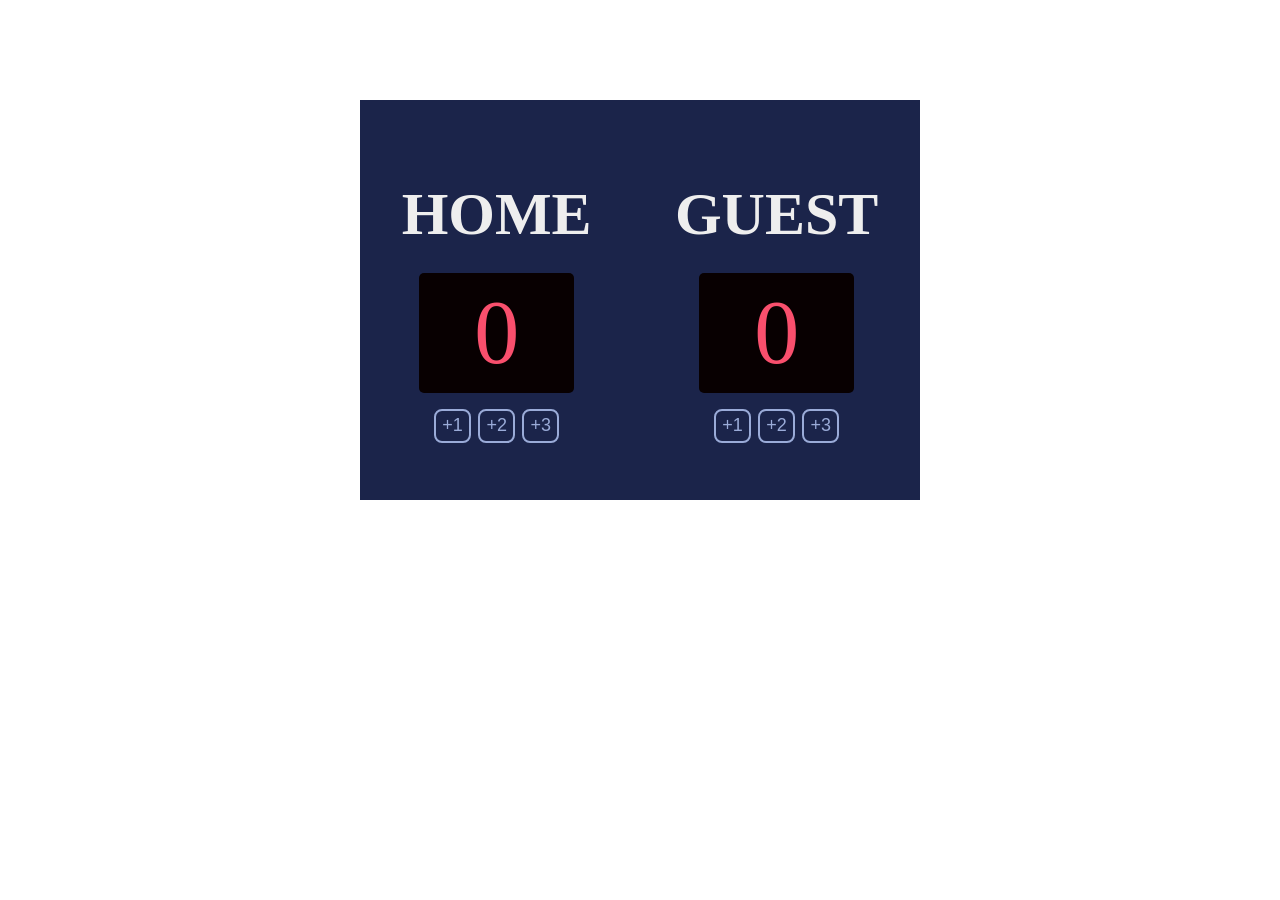
<file: basketball-scorer/index.html>
<!DOCTYPE html>
<html lang="en">
  <head>
    <meta charset="UTF-8" />
    <meta name="viewport" content="width=device-width, initial-scale=1.0" />
    <title>Document</title>
    <link rel="stylesheet" href="styles.css" />
  </head>
  <body>
    <div class="container">
      <div class="home">
        <h1>HOME</h1>
        <span class="span-bg">
          <h3 class="home-score"></h3>
        </span>
        <div class="btns">
          <button class="home-one">+1</button>
          <button class="home-two">+2</button>
          <button class="home-three">+3</button>
        </div>
      </div>
      <div class="home">
        <h1>GUEST</h1>
        <span class="span-bg">
          <h3 class="guest-score"></h3>
        </span>
        <div class="btns">
          <button class="guest-one">+1</button>
          <button class="guest-two">+2</button>
          <button class="guest-three">+3</button>
        </div>
      </div>
    </div>
    <script src="index.js"></script>
  </body>
</html>
</file>
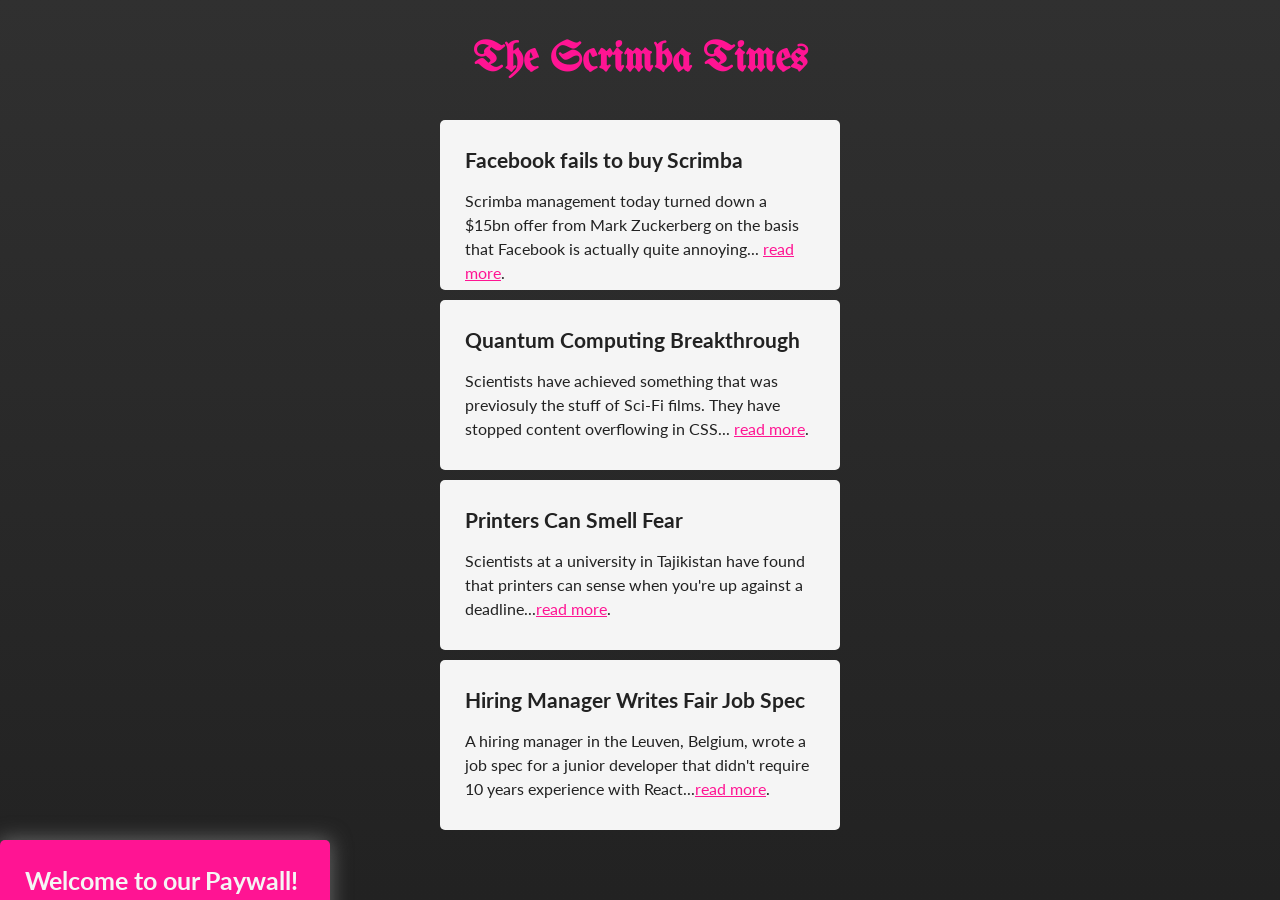
<file: co-working-space/index.html>
<html>

<head>
	<link rel="stylesheet" href="index.css">
    <link rel="preconnect" href="https://fonts.googleapis.com">
    <link rel="preconnect" href="https://fonts.gstatic.com" crossorigin>
    <link href="https://fonts.googleapis.com/css2?family=Lato:wght@400;700&family=UnifrakturMaguntia&display=swap" rel="stylesheet">
</head>

<body>
	<header>
		<h1>The Scrimba Times</h1>
	</header>
	<main>
		<article>
			<h2>Facebook fails to buy Scrimba</h2>
			Scrimba management today turned down a $15bn offer from Mark Zuckerberg on the basis that Facebook is actually quite annoying... <a href="/" class="read-more">read more</a>.
		</article>
        <article>
			<h2>Quantum Computing Breakthrough</h2>
			Scientists have achieved something that was previosuly the stuff of Sci-Fi films. They have stopped content overflowing in CSS... <a href="/" class="read-more">read more</a>.
		</article>
		<article>
			<h2>Printers Can Smell Fear</h2>
			Scientists at a university in Tajikistan have found that printers can sense when you're up against a deadline...<a href="/" class="read-more">read more</a>.
		</article>
        <article>
			<h2>Hiring Manager Writes Fair Job Spec</h2>
			A hiring manager in the Leuven, Belgium, wrote a job spec for a junior developer that didn't require 10 years experience with React...<a href="/" class="read-more">read more</a>.
		</article>
	</main>
	<div class="pop-up">
        <h2 class="paywall-heading">Welcome to our Paywall!</h2>
        <p>If you wanna read our content, you gotta pay our fee.</p>
        Click <a href="/">here</a> to sign up with a credit card.
    </div>
</body>

</html>
</file>
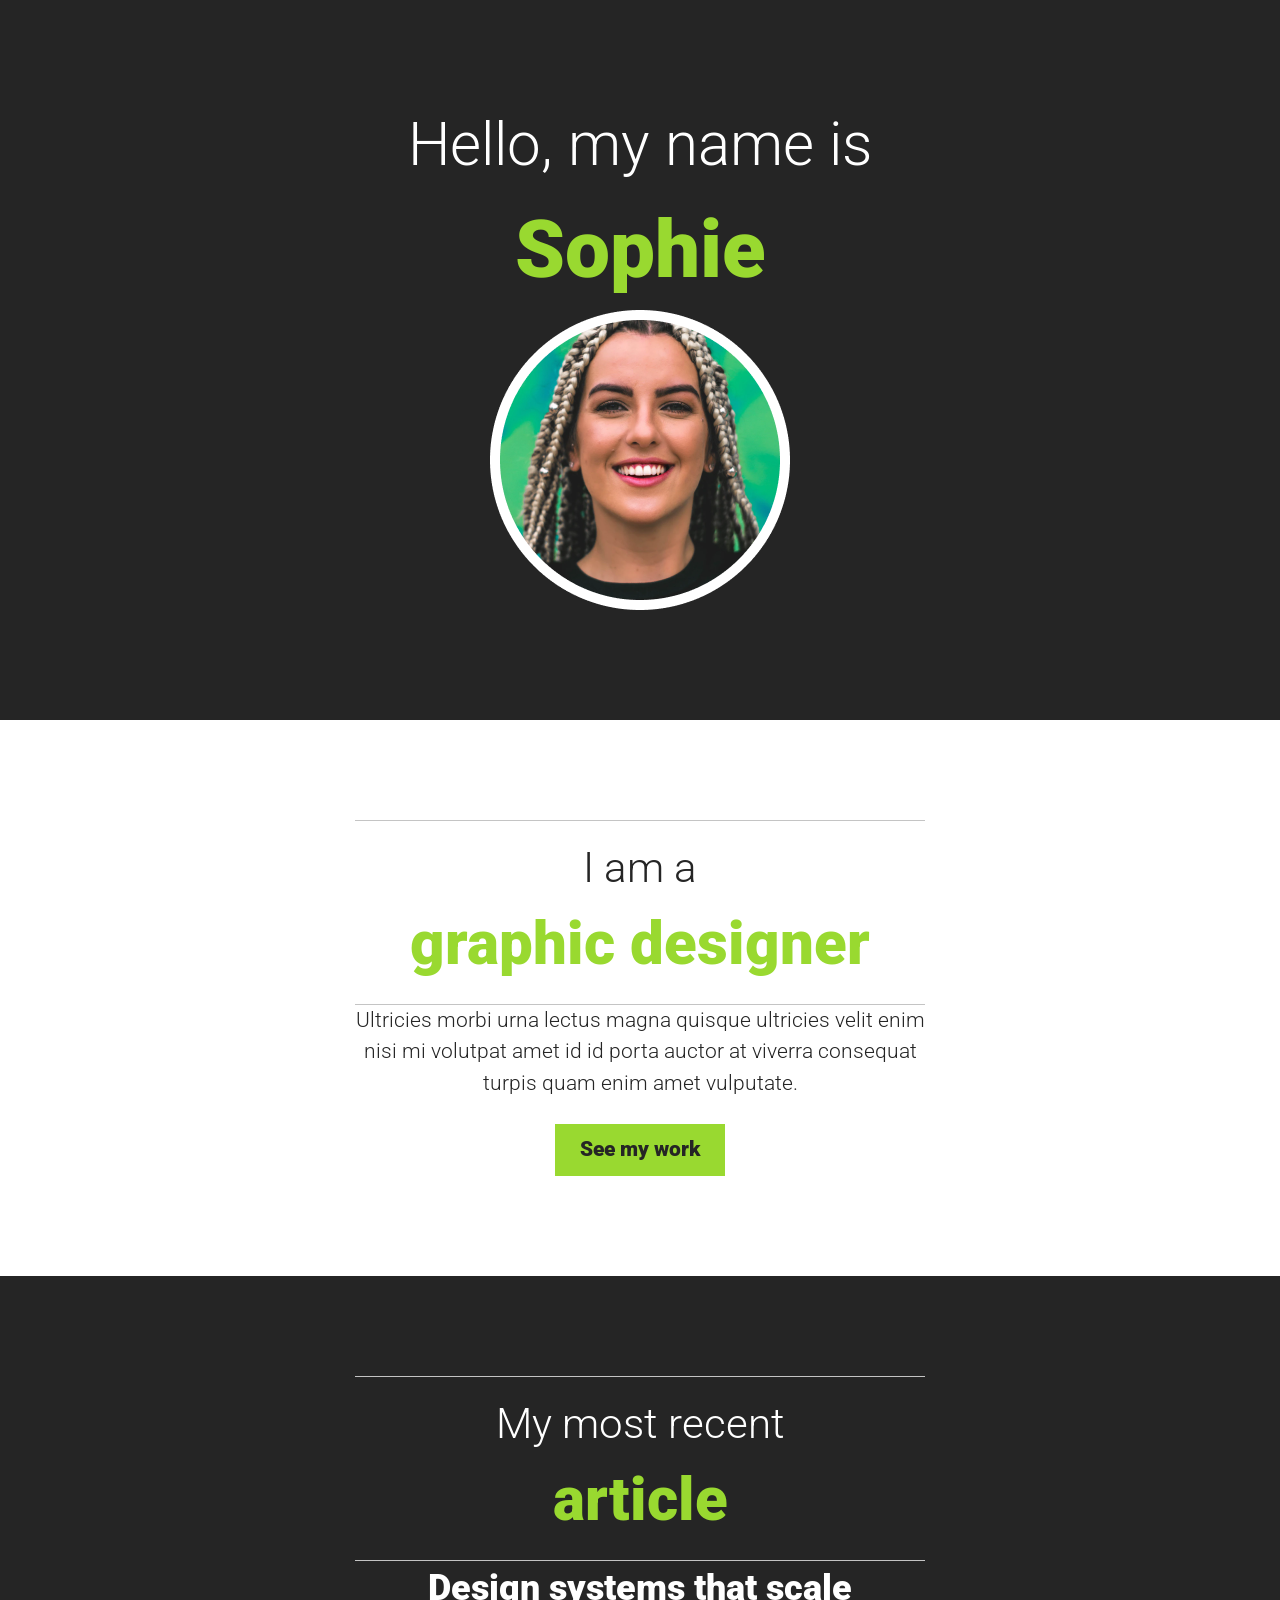
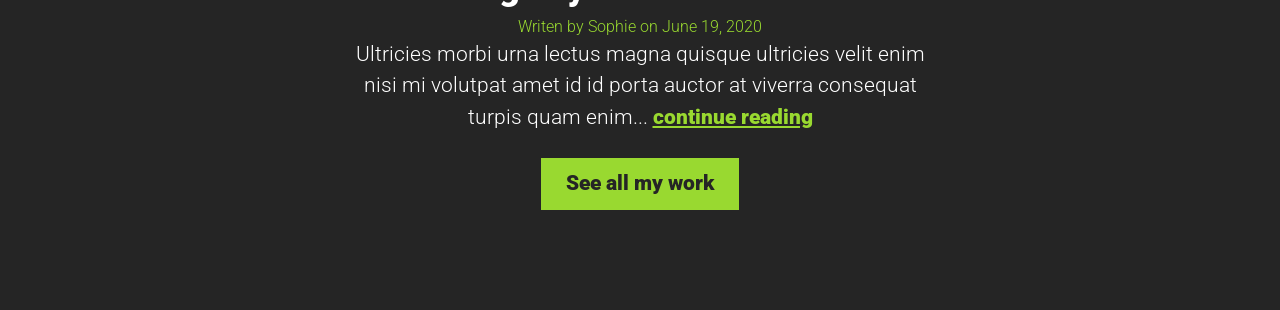
<file: css-portfolio/index.html>
<!DOCTYPE html>
<html>
  <head>
    <title>HTML & CSS Fundamentals | Challenges</title>
    <link rel="preconnect" href="https://fonts.googleapis.com" />
    <link rel="preconnect" href="https://fonts.gstatic.com" crossorigin />
    <link
      href="https://fonts.googleapis.com/css2?family=Roboto:ital,wght@0,100;0,300;0,400;0,500;0,700;0,900;1,100;1,300;1,400;1,500;1,700;1,900&display=swap"
      rel="stylesheet"
    />
    <link href="styles.css" rel="stylesheet" />
  </head>
  <body>
    <header>
      <div class="container">
        <h1>Hello, my name is <span class="bold-text">Sophie</span></h1>
        <img src="img/sophie.png" alt="portrait of Sophie" />
      </div>
    </header>

    <section class="about-me">
      <div class="container">
        <h2>I am a <span class="bold-text">graphic designer</span></h2>
        <p>
          Ultricies morbi urna lectus magna quisque ultricies velit enim nisi mi
          volutpat amet id id porta auctor at viverra consequat turpis quam enim
          amet vulputate.
        </p>
        <a href="#" class="btn">See my work</a>
      </div>
    </section>

    <section class="articles">
      <div class="container">
        <h2>My most recent <span class="bold-text">article</span></h2>
        <article>
          <h3>Design systems that scale</h3>
          <p class="small-text">Writen by Sophie on June 19, 2020</p>
          <p>
            Ultricies morbi urna lectus magna quisque ultricies velit enim nisi
            mi volutpat amet id id porta auctor at viverra consequat turpis quam
            enim... <a href="#">continue reading</a>
          </p>
          <a href="#" class="btn">See all my work</a>
        </article>
      </div>
    </section>
  </body>
</html>
</file>
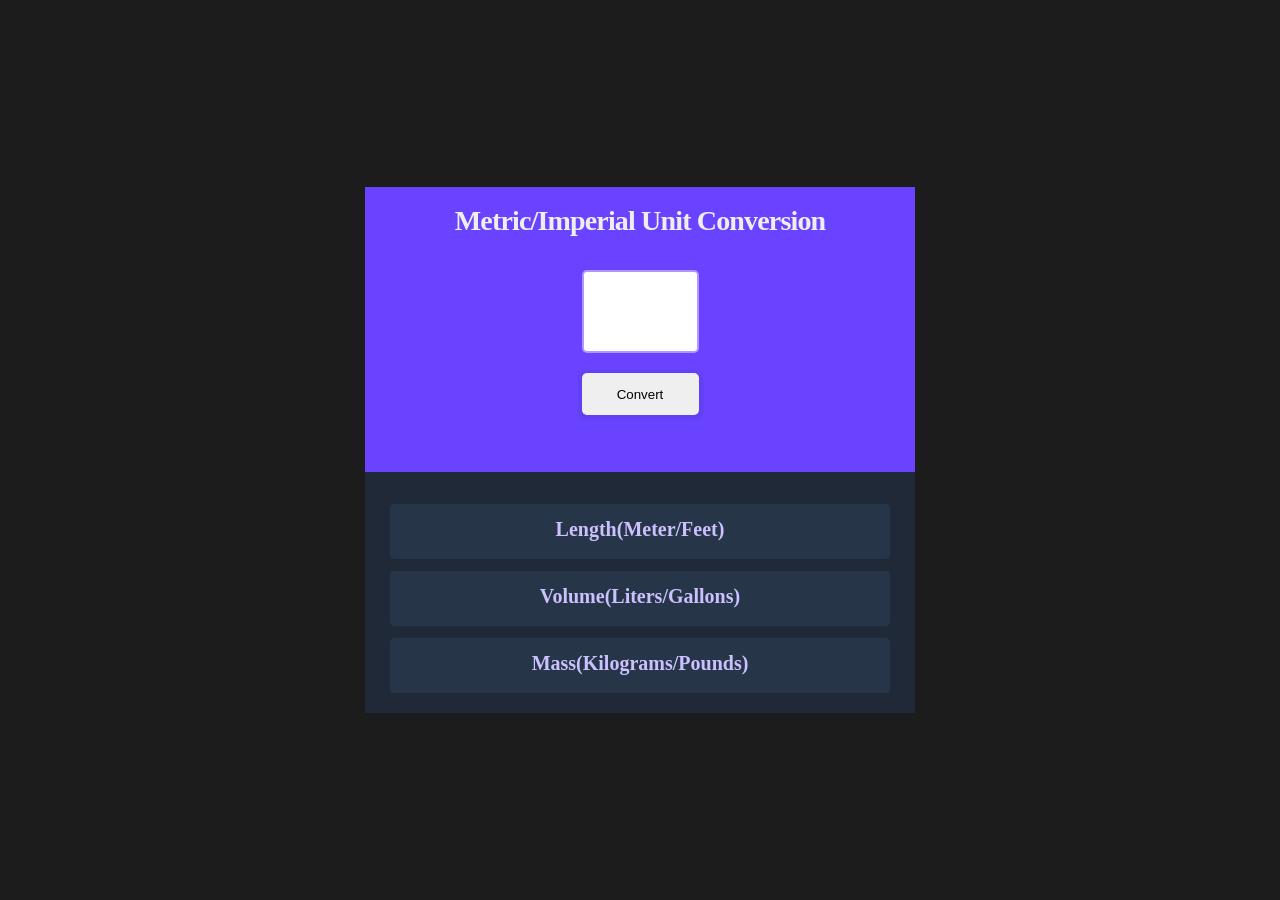
<file: Imperial-Unit converter/index.html>
<!DOCTYPE html>
<html lang="en">
  <head>
    <meta charset="UTF-8" />
    <meta name="viewport" content="width=device-width, initial-scale=1.0" />
    <title>Document</title>
    <link rel="stylesheet" href="styles.css" />
  </head>
  <body>
    <div id="container">
      <div class="header">
        <h1>Metric/Imperial Unit Conversion</h1>
        <div class="input-container">
          <input type="text" name="units" id="units" />
          <button class="cvrtBtn">Convert</button>
        </div>
      </div>
      <div class="main">
        <div class="fields">
          <h3>Length(Meter/Feet)</h3>
          <p class="field-data"></p>
        </div>
        <div class="fields">
          <h3>Volume(Liters/Gallons)</h3>
          <p class="field-data"></p>
        </div>
        <div class="fields">
          <h3>Mass(Kilograms/Pounds)</h3>
          <p class="field-data"></p>
        </div>
      </div>
    </div>
    <script type="module" src="app.js"></script>
  </body>
</html>
</file>
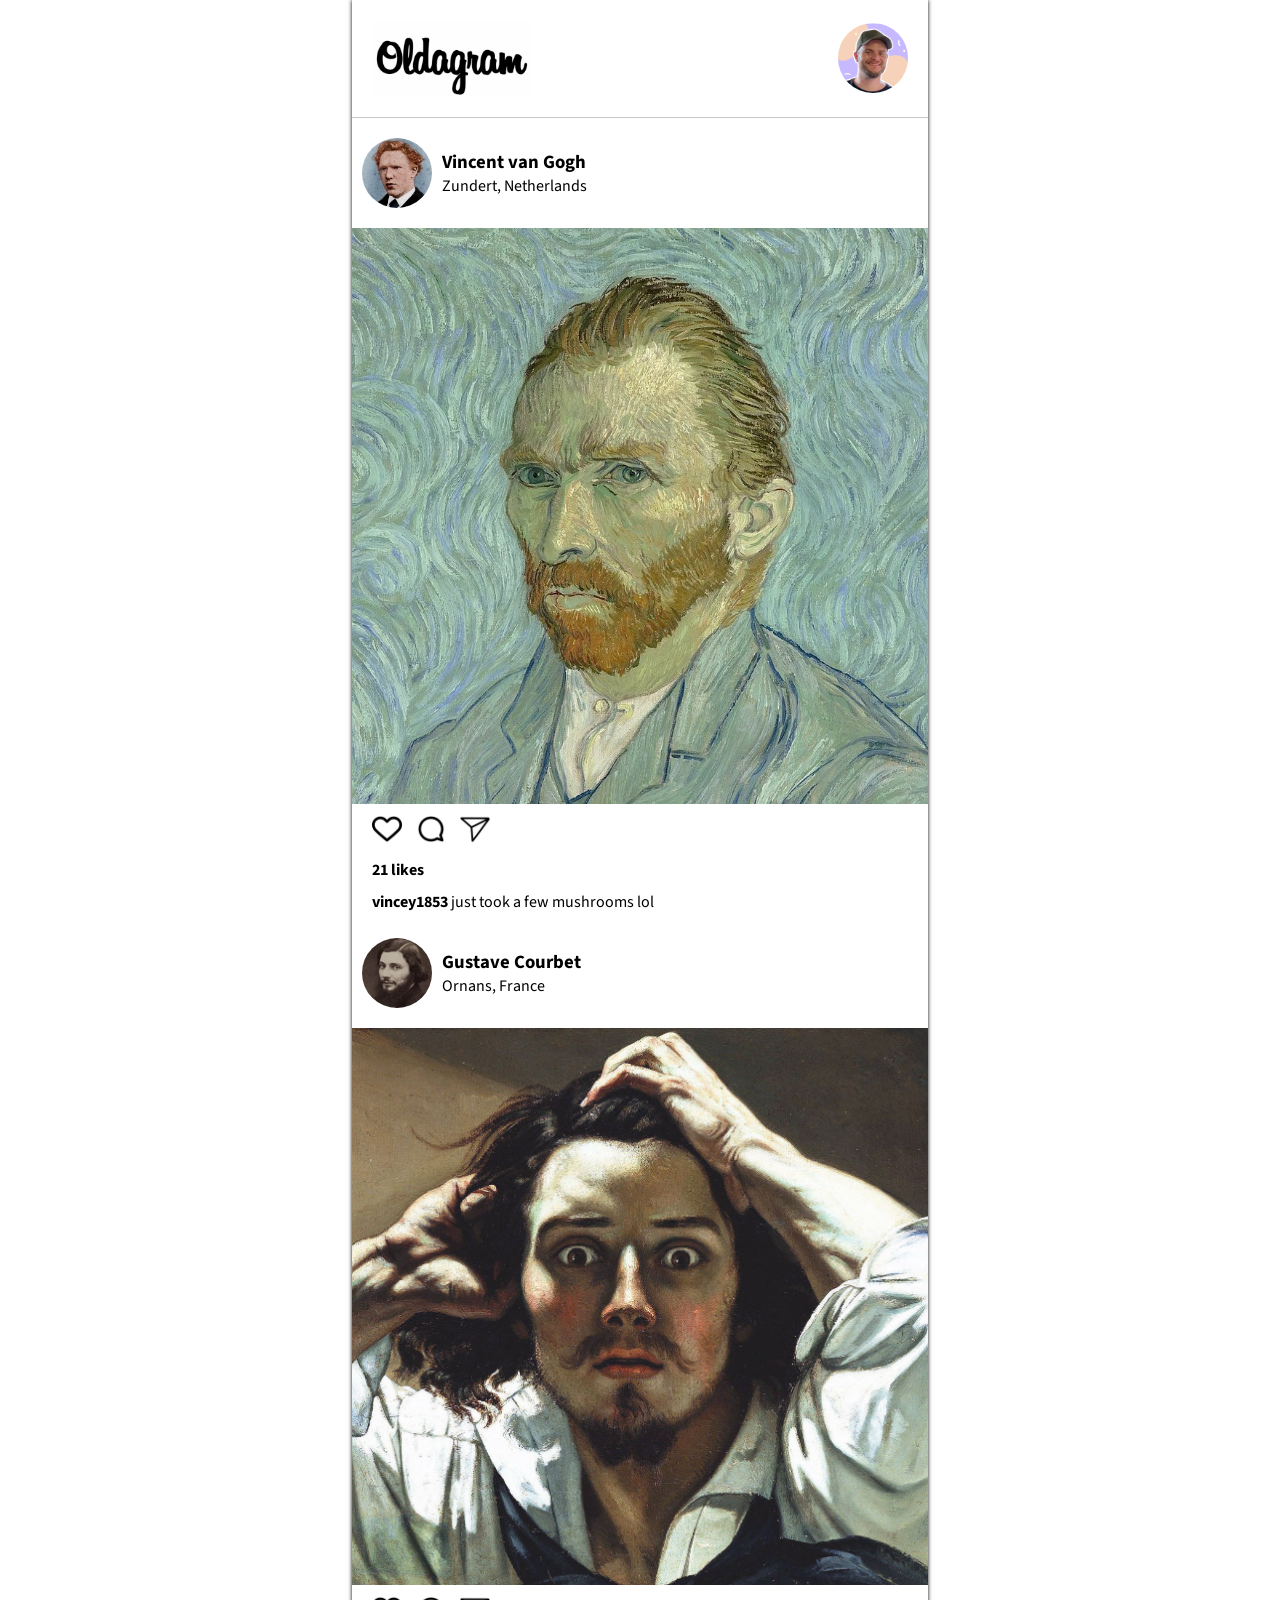
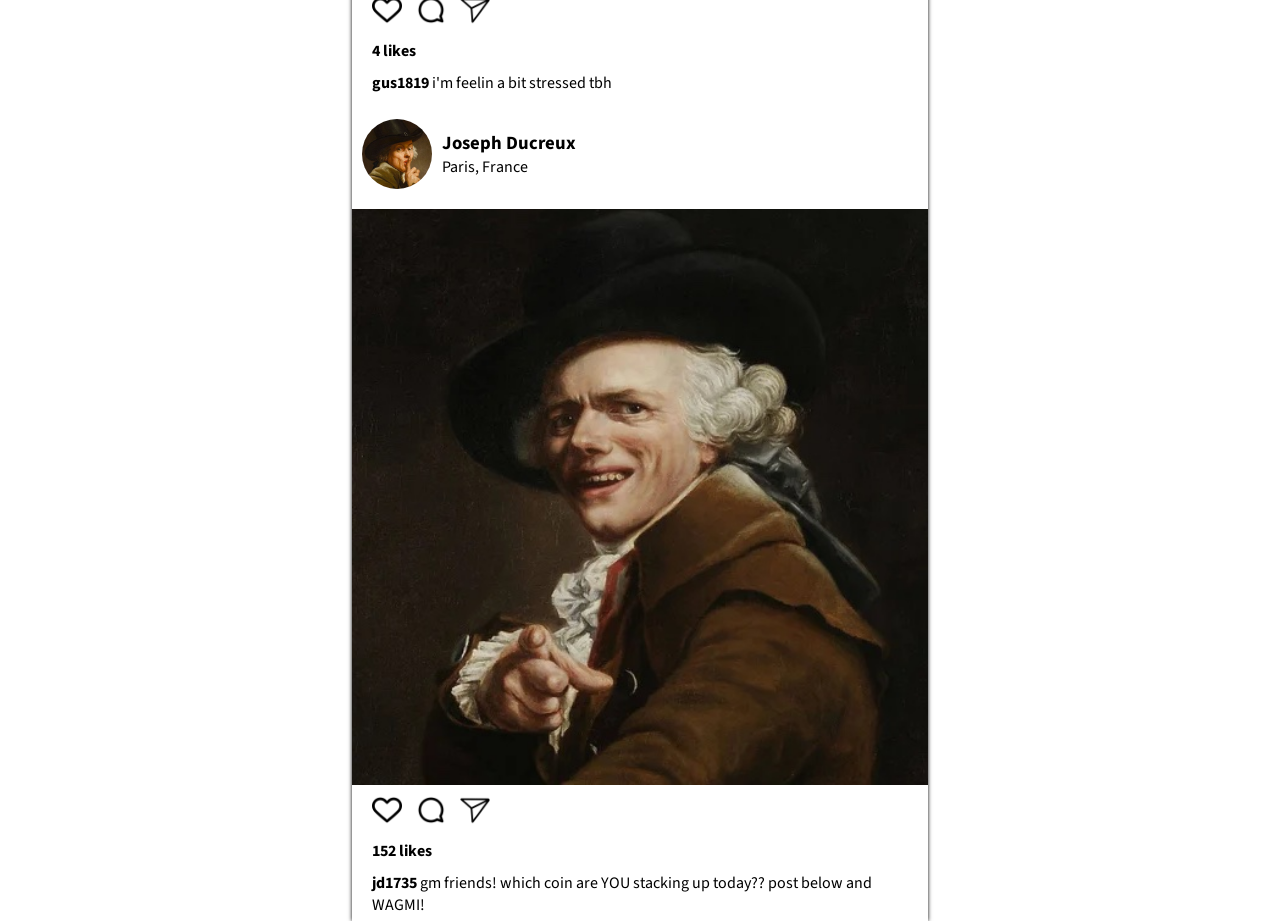
<file: oldagram/index.html>
<html>
  <head>
    <title>Oldagram</title>
    <link rel="preconnect" href="https://fonts.googleapis.com" />
    <link rel="preconnect" href="https://fonts.gstatic.com" crossorigin />
    <link
      href="https://fonts.googleapis.com/css2?family=Source+Sans+3:ital,wght@0,200..900;1,200..900&display=swap"
      rel="stylesheet"
    />
    <link rel="stylesheet" href="index.css" />
  </head>
  <body>
    <div class="container">
      <nav class="navbar">
        <img class="logo" src="images/logo.png" />
        <img class="pro-img" src="images/user-avatar.png" />
      </nav>
      <main>
        <section class="feed">
          <div class="feed-header">
            <img src="images/avatar-vangogh.jpg" alt="" />
            <div>
              <h3>Vincent van Gogh</h3>
              <p>Zudert, Netherlands</p>
            </div>
          </div>
          <img src="images/post-vangogh.jpg" alt="" />
          <div class="icons-container">
            <img id="like-icon" src="images/icon-heart.png" alt="" />
            <img src="images/icon-comment.png" alt="" />
            <img src="images/icon-dm.png" alt="" />
          </div>
          <p class="likes">21,492 likes</p>
          <p class="caption">
            <span>vincey1853</span> just took a few mushrooms lol
          </p>
        </section>
      </main>
    </div>
    <script src="index.js"></script>
  </body>
</html>
</file>
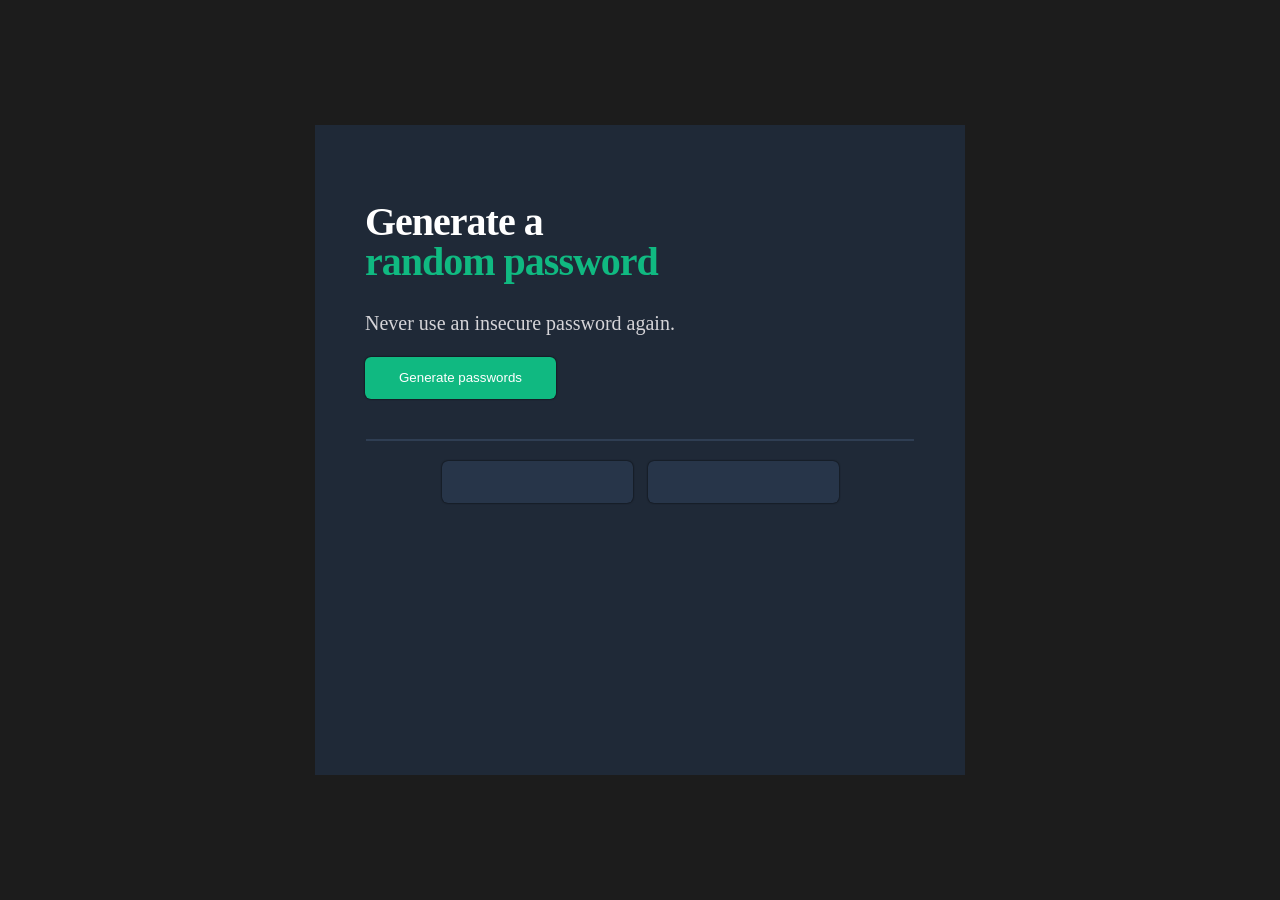
<file: password-generator/index.html>
<!DOCTYPE html>
<html lang="en">
  <head>
    <meta charset="UTF-8" />
    <meta name="viewport" content="width=device-width, initial-scale=1.0" />
    <title>password-generator</title>
    <link rel="stylesheet" href="styles.css" />
  </head>
  <body>
    <div class="container">
      <h1>Generate a <br /><span> random password </span></h1>
      <p>Never use an insecure password again.</p>
      <button class="btn" id="pass-gen">Generate passwords</button>
      <hr class="rule" />
      <div class="btn-container">
        <button class="btn pass-1"></button>
        <button class="btn pass-2"></button>
      </div>
    </div>
    <script src="app.js"></script>
  </body>
</html>
</file>
<file: basketball-scorer/styles.css>
.container{
    display: flex;
    justify-content: space-around;
    max-width: 560px;
    margin: 100px auto;
    background-color:#1B244A ;
    height: 400px;
    align-items: center;
}

.home{
    font-family: Verdana;
    font-size: 30px;
    font-weight: 700;
    line-height: 35.89px;
    display: flex;
    flex-direction: column;
    justify-content: center;
    align-items: center;
}

.home h1{
    color: #EEEEEE;

}

.span-bg{
    display: inline-block;
    width: 155px;
    height: 120px;
    border-radius: 5px ;
    background-color:#080001;
    display:flex;
    justify-content: center;
    align-items: center;
}

.span-bg h3{
    color: #F94F6D;
    font-size: 90px;
    font-weight: 400;
}

button{
    border: 2px solid #9AABD8;
    background-color: transparent;
    font-size: 18px;
    font-weight: 400;
    line-height: 27.81px;
    text-align: center;
    color: #9AABD8;
    border-radius: 8px
;
margin-top: 16px;
}
</file>
<file: co-working-space/index.css>
html, body {
    margin: 0;
    padding: 0;
    font-family: 'Lato', sans-serif;
    background-image: linear-gradient(#303030, #222)
}

h1{
    font-family: 'UnifrakturMaguntia', cursive;
    font-size: 42px;
    color: deeppink;
} 

h2{
    font-size: 21px;
}

.paywall-heading{
    font-size: 25px;
    margin-top: 0;
}

main, header{
    width: 400px;
    margin: 0 auto;
}

header{
    text-align: center;
    padding: 10px 0;
}

article{
    height: 150px;
    padding: 10px 25px;
    margin-bottom: 10px;
    background-color: whitesmoke;
    color: #222;
    line-height: 24px;
    border-radius: 5px; 
}

.pop-up{
    position: fixed;
    /* top: 0; */
    background-color: deeppink;
    color: whitesmoke;
    width: 280px;
    height: 150px;
    padding: 25px; 
    border-radius: 5px;
    box-shadow: 0px 0px 20px 1px #666;
}

a{
    color: #222;
}

.read-more{
    color: deeppink;
}
</file>
<file: css-portfolio/styles.css>
body {
    text-align: center;
    font-family: "Roboto", sans-serif;
    font-size: 21px;
    font-weight: 300;
}
*{
    margin: 0;
    padding: 0;
    line-height: 1.5;
}

.container {
    width: 570px;
    margin: 0 auto;
}

.bold-text {
    font-weight: 900;
    display: block;
    color:#99D930 ;
}

h1 .bold-text {
    font-size: 80px;
}

h2 .bold-text {
    font-size: 60px;
}

h1,
h2 {
    font-weight: 300;
}

h1 {
    font-size: 60px;
}

h2 {
    font-size: 42px;
    border-top: 1px solid #c4c4c4;
    border-bottom: 1px solid #c4c4c4;
    padding: 15px 0;
}

h3 {
    font-size: 36px;
    font-weight: 900;
}

a {
    color: #99D930;
    font-weight: 900;
}

a:hover,
a:focus {
    color: #131313;
}

.small-text {
    font-size: 16px;
    color: #99D930;
} 

header{
    background-color: #d7d7d7;
}
.about-me{
    background-color: #fff;
    color: #252525;
}
.articles{
    background-color: #eaf9ff;
}
header,.about-me,.articles{
    padding:100px 0;
}
header,.articles{
    background-color: #252525;
    color: #fff;
}
.btn{
    display: inline-block;
    background-color: #99D930;
    color: #252525;
    text-decoration: none;
    /* width: 150px; */
    padding: 10px 25px;
    margin-top: 25px;

}
.btn:hover,.btn:focus{
    background-color: #252525;
    color: #fff;
}

.articles .btn:hover,.btn:focus{
    background-color: #fff;
    color: #252525;
}
</file>
<file: Imperial-Unit converter/styles.css>
*{
    margin: 0;
    padding: 0;
    box-sizing: border-box;
}
#container{
    background-color: #1c1c1c;
    display: flex;
    flex-direction: column;
    justify-content: center;
    align-items: center;
    height: 100vh;
}

.header{
    background: #6943FF;
    display: flex;
    flex-direction: column;
    align-items: center;
    width: 550px;
    height: 285px;
    padding: 15px;
}

.header h1{
    font-family: Inter;
    font-size: 28px;
    font-weight: 800;
    line-height: 38px;
    letter-spacing: -0.03em;
    color: #eee;
}

.header input{
    border: 2px solid #B295FF;
    width: 117px;
    height: 83px;
    border-radius: 5px;
    font-size: 29px;
    font-weight: 700;
    padding-left:36px ;
}
.input-container{
    margin-top: 30px;
    display: flex;
    flex-direction: column;
    justify-content: center;
    align-items: center;
    gap: 20px;
    font-weight: 800;
    color: #fff;
}

.input-container button{
    width: 117px;
height: 42px;

padding: 9px 27.5px 9px 27.5px;
border: none;
border-radius: 5px;
box-shadow: 0px 1px 2px 4px #0000000D;

}
.main{
    width: 550px;
    background-color: #1F2937;
    display: flex;
    flex-direction: column;
    align-items: center;
    padding: 20px;
}
.fields{
    width: 500px;
    border-radius: 4.68px;
    padding: 15px;
    background-color: #273549;
    text-align: center;
    margin-top: 12px;
}
.fields h3{
    font-family: Inter;
    font-size: 20px;
    font-weight: 600;
    line-height: 20px;
    color: #CCC1FF;

}
.fields p{
    font-family: Inter;
    font-size: 14px;
    font-weight: 400;
    line-height: 20px;
    color: #fff;
    margin-top: 5px;
}
</file>
<file: oldagram/index.css>
body{
    font-family: "Source Sans 3", sans-serif;
}

* {
    margin: 0;
    padding: 0;
}
/* 
    navbar
*/

.container{
    width: 576px;
    margin: 0 auto;
    box-shadow: 0 0 4px black;
}

.navbar{
    display: flex;
    justify-content: space-between;
    align-items: center;
    padding: 20px;
    border-bottom: 1px solid #C6C6C6;
}
.logo{
    width: 160px;
    text-shadow: 0 0 5px #000;
}
.pro-img{
    width: 70px;
    border-radius: 50%;
}

/* 
feed
*/

.feed-header{
    display: flex;
    align-items: center;
    gap: 10px;
    padding: 20px 10px;
}
.feed-header img{
    width: 70px;
    border-radius:50% ;
}
.feed>img{
    width: 100%;
}

.icons-container{
    display: flex;
    align-items: center;
    justify-content: start;
    padding: 10px 20px;
    gap: 14px;
    color: #252525;
}
.icons-container img{
    width: 30px;
}
.icons-container img#likes-icon:hover{
    color: tomato;
}
.likes{
    font-weight: 700;
    padding: 5px 20px;
}
.caption{
    padding: 5px 20px;
}
.caption span{
    font-weight: 700;
}
</file>
<file: password-generator/styles.css>
body{
    margin: 0;
    padding: 0;
    box-sizing: border-box;
    background-color: #1c1c1c;
    display: flex;
    justify-content: center;
    align-items: center;
    height: 100vh;
}
.container{
    background-color: #1f2937;
    height: 550px;
    width: 550px;
    padding: 50px;
}

.container h1{
    Width:354px;
    Height:80px;
    font-family: Karla;
    font-size: 40px;
    font-weight: 800;
    line-height: 40px;
    letter-spacing: -0.025em;
    text-align: left;
    color: #fff;
}
span{
    color: #10b981;

}
p{
font-family: Inter;
font-size: 20px;
font-weight: 400;
line-height: 28px;
text-align: left;
color: #d5d4d8;
}

.btn{
    width: 191px;
    height: 42px;
    padding: 9px ;
    border-radius: 6px ;
    background-color: #10b981;
    border: none;
    box-shadow: 0px 0px 2px black;
    color: #fff;
}
.rule{
    margin-top: 40px;
    width: 546px;
    border: 1px solid #2f3e53;
}
.btn-container{
    display: flex;
    gap: 15px;
    justify-content: center;
    margin-top: 20px;
}
.pass-1,.pass-2{
    background-color: #273549;
    color: #10b981;
    font-weight: 500;
}
</file>
